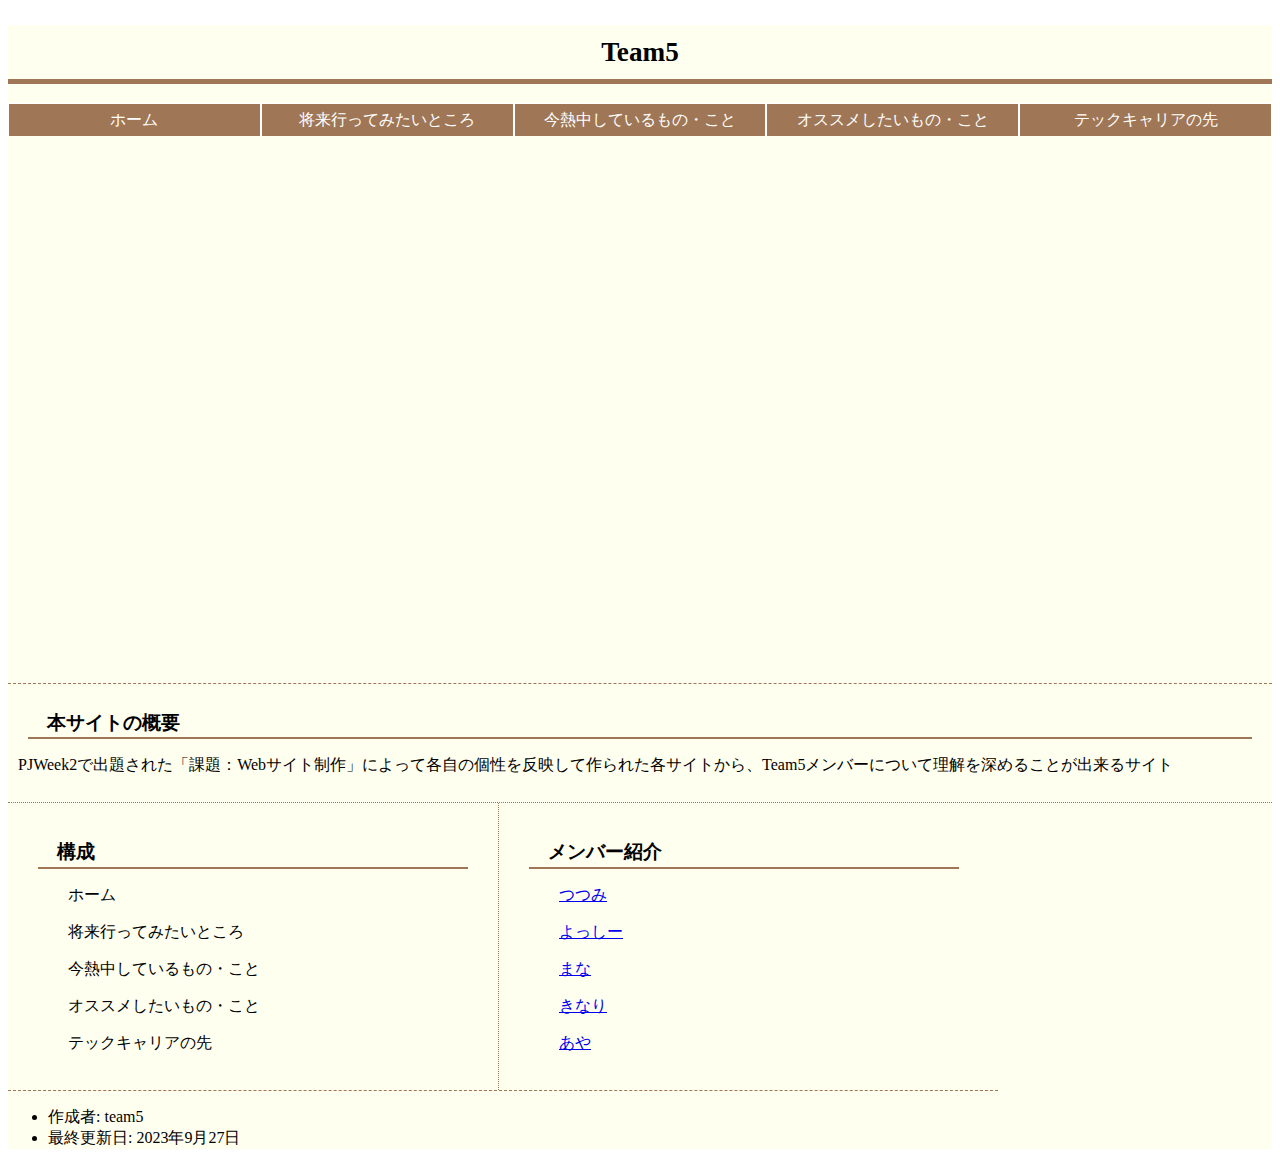
<file: index.html>
<!DOCTYPE html>
<html lang="en">

<head>
  <meta charset="utf-8">
  <meta name="viewport" content="width=device-width, initial-scale=1, shrink-to-fit=no">
  <meta name="theme-color" content="#000000">
  <script type="text/javascript" src="script_home.js"></script>
  <link rel="stylesheet" type="text/css" href="style_home.css">
</head>

<body>
  <div class="main">

  <div class="top_area">
  <h1>Team5</h1>
    <ul class="nav">
      <li><a href="index.html">ホーム</a></li>
      <li><a href="index_travel.html">将来行ってみたいところ</a></li>
      <li><a href="index_interest.html">今熱中しているもの・こと</a></li>
      <li><a href="index_favorite.html">オススメしたいもの・こと</a></li>
      <li><a href="index_tech.html">テックキャリアの先</a></li>
    </ul>
    
    <p class="slide">
      <img class="slideitem" src="home.jpg" alt="ホーム" width="800" height="449">
      <img class="slideitem" src="ittemitai.png" alt="将来行ってみたいところ" width="800" height="449">
      <img class="slideitem" src="nettyuu.png" alt="今熱中しているもの・こと" width="800" height="449">
      <img class="slideitem" src="osusume.png" alt="オススメしたいもの・こと" width="800" height="449">
      <img class="slideitem" src="saki.png" alt="テックキャリアの先" width="800" height="449">
    </p>
  </div>

  <div class="center_area">
  <h2>本サイトの概要</h2>
  <p>PJWeek2で出題された「課題：Webサイト制作」によって各自の個性を反映して作られた各サイトから、Team5メンバーについて理解を深めることが出来るサイト</p>
  </div>
  
  <div class="left_area">
  <h2>構成</h2>
    <ul>
      <p>ホーム</p>
      <p>将来行ってみたいところ</p>
      <p>今熱中しているもの・こと</p>
      <p>オススメしたいもの・こと</p>
      <p>テックキャリアの先</p>
    </ul>
  </div>

  <div class="right_area">
  <h2>メンバー紹介</h2>
  <ul>
    <a href="javascript:sampleWin_tutumi()">つつみ</a>
    <p></p>
    <a href="javascript:sampleWin_yosshi()">よっしー</a>
    <p></p>
    <a href="javascript:sampleWin_mana()">まな</a>
    <p></p>
    <a href="javascript:sampleWin_kinari()">きなり</a>
    <p></p>
    <a href="javascript:sampleWin_aya()">あや</a>
    <p></p>
  </ul>
  </div>
  
  <div class="bottom_area">
  <ul>
  <li>作成者: team5</li>
  <li>最終更新日: 2023年9月27日</li>
  </ul>
  </div>
  
  </div>
  </body>
  </html>
  
</body>

</html>
</file>
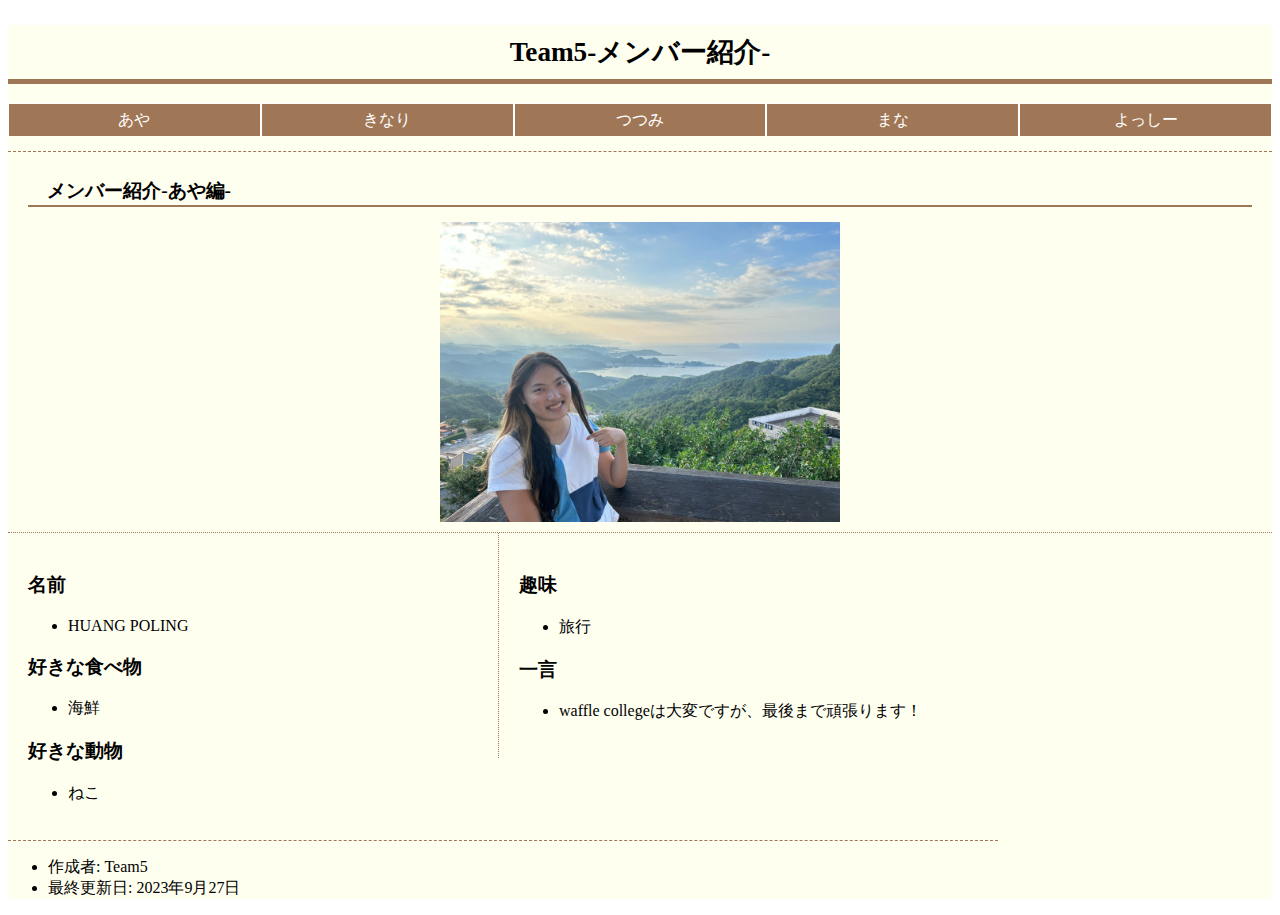
<file: aya.html>
<!DOCTYPE html>
<html lang="ja">
<head>
<meta charset="utf-8">
<title>Team5-メンバー紹介-あや編-</title>
<meta name="description" content="Team5-メンバー紹介-あや編-">
<meta name="author" content="Team5">
<link rel="stylesheet" type="text/css" href="style_home.css">
</head>


<body>
<div class="main">

<div class="top_area">
<h1>Team5-メンバー紹介-</h1>
    <ul class="nav">
      <li><a href="aya.html">あや</a></li>
      <li><a href="kinari.html">きなり</a></li>
      <li><a href="tutumi.html">つつみ</a></li>
      <li><a href="mana.html">まな</a></li>
      <li><a href="yosshi.html">よっしー</a></li>
    </ul>
</div>

<div class="center_area">
<h2>メンバー紹介-あや編-</h2>
<img src="pro_aya.jpg" width="400" height="300" alt="aya" style="display: block; margin: auto;">
</div>

<div class="left_area">
<h3>名前</h3>
    <ul>
    <li>HUANG POLING</li>
    </ul>
<h3>好きな食べ物</h3>
    <ul>
    <li>海鮮</li>
    </ul>
<h3>好きな動物</h3>
    <ul>
    <li>ねこ</li>
    </ul>
</div>

<div class="right_area">

<h3>趣味</h3>
    <ul>
    <li>旅行</li>
    </ul>
<h3>一言</h3>
    <ul>
    <li>waffle collegeは大変ですが、最後まで頑張ります！</li>
    </ul>
</div>

<div class="bottom_area">
<ul>
<li>作成者: Team5</li>
<li>最終更新日: 2023年9月27日</li>
</ul>
</div>

</div>
</body>
</html>
</file>
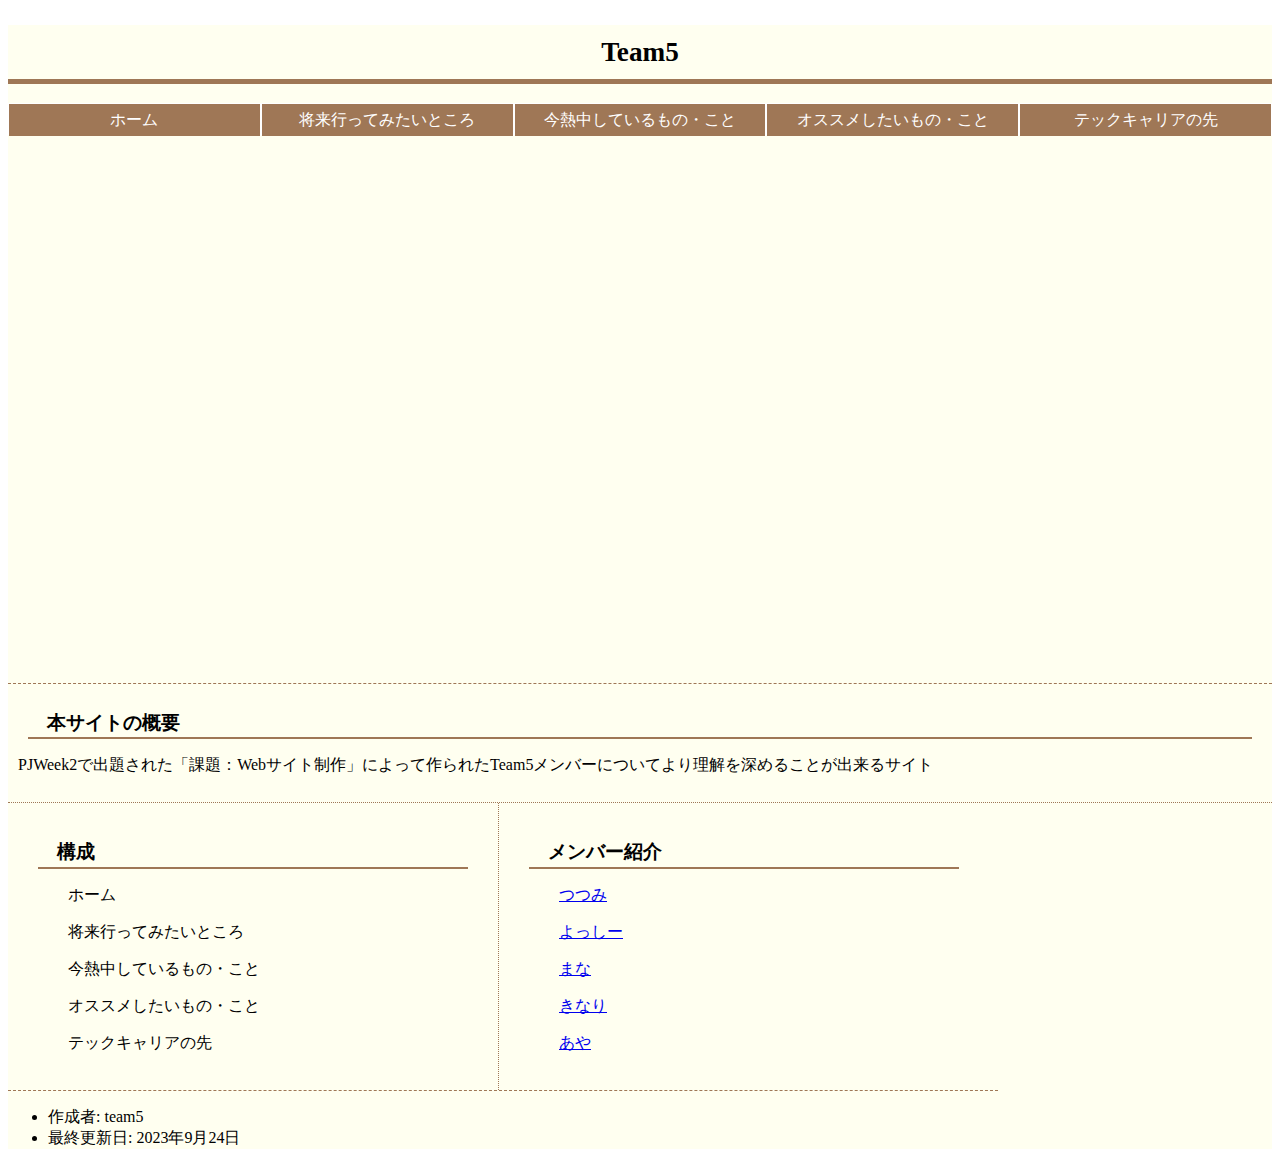
<file: index_home.html>
<!DOCTYPE html>
<html lang="en">

<head>
  <meta charset="utf-8">
  <meta name="viewport" content="width=device-width, initial-scale=1, shrink-to-fit=no">
  <meta name="theme-color" content="#000000">
  <script type="text/javascript" src="script_home.js"></script>
  <link rel="stylesheet" type="text/css" href="style_home.css">
</head>

<body>
  <div class="main">

  <div class="top_area">
  <h1>Team5</h1>
    <ul class="nav">
      <li><a href="index_home.html">ホーム</a></li>
      <li><a href="index_travel.html">将来行ってみたいところ</a></li>
      <li><a href="index_interest.html">今熱中しているもの・こと</a></li>
      <li><a href="index_favorite.html">オススメしたいもの・こと</a></li>
      <li><a href="">テックキャリアの先</a></li>
    </ul>

    <p class="slide">
      <img class="slideitem" src="home.jpg" alt="ホーム" width="800" height="449">
      <img class="slideitem" src="ittemitai.jpg" alt="将来行ってみたいところ" width="800" height="449">
      <img class="slideitem" src="nettyuu.png" alt="今熱中しているもの・こと" width="800" height="449">
      <img class="slideitem" src="syoukai.jpg" alt="オススメしたいもの・こと" width="800" height="449">
      <img class="slideitem" src="saki.png" alt="テックキャリアの先" width="800" height="449">
    </p>
  </div>

  <div class="center_area">
  <h2>本サイトの概要</h2>
  <p>PJWeek2で出題された「課題：Webサイト制作」によって作られたTeam5メンバーについてより理解を深めることが出来るサイト</p>
  </div>
  
  <div class="left_area">
  <h2>構成</h2>
    <ul>
      <p>ホーム</p>
      <p>将来行ってみたいところ</p>
      <p>今熱中しているもの・こと</p>
      <p>オススメしたいもの・こと</p>
      <p>テックキャリアの先</p>
    </ul>
  </div>

  <div class="right_area">
  <h2>メンバー紹介</h2>
  <ul>
    <a href="javascript:sampleWin_tutumi()">つつみ</a>
    <p></p>
    <a href="javascript:sampleWin_yosshi()">よっしー</a>
    <p></p>
    <a href="javascript:sampleWin_mana()">まな</a>
    <p></p>
    <a href="javascript:sampleWin_kinari()">きなり</a>
    <p></p>
    <a href="javascript:sampleWin_aya()">あや</a>
    <p></p>
  </ul>
  </div>
  
  <div class="bottom_area">
  <ul>
  <li>作成者: team5</li>
  <li>最終更新日: 2023年9月24日</li>
  </ul>
  </div>
  
  </div>
  </body>
  </html>
  
</body>

</html>
</file>
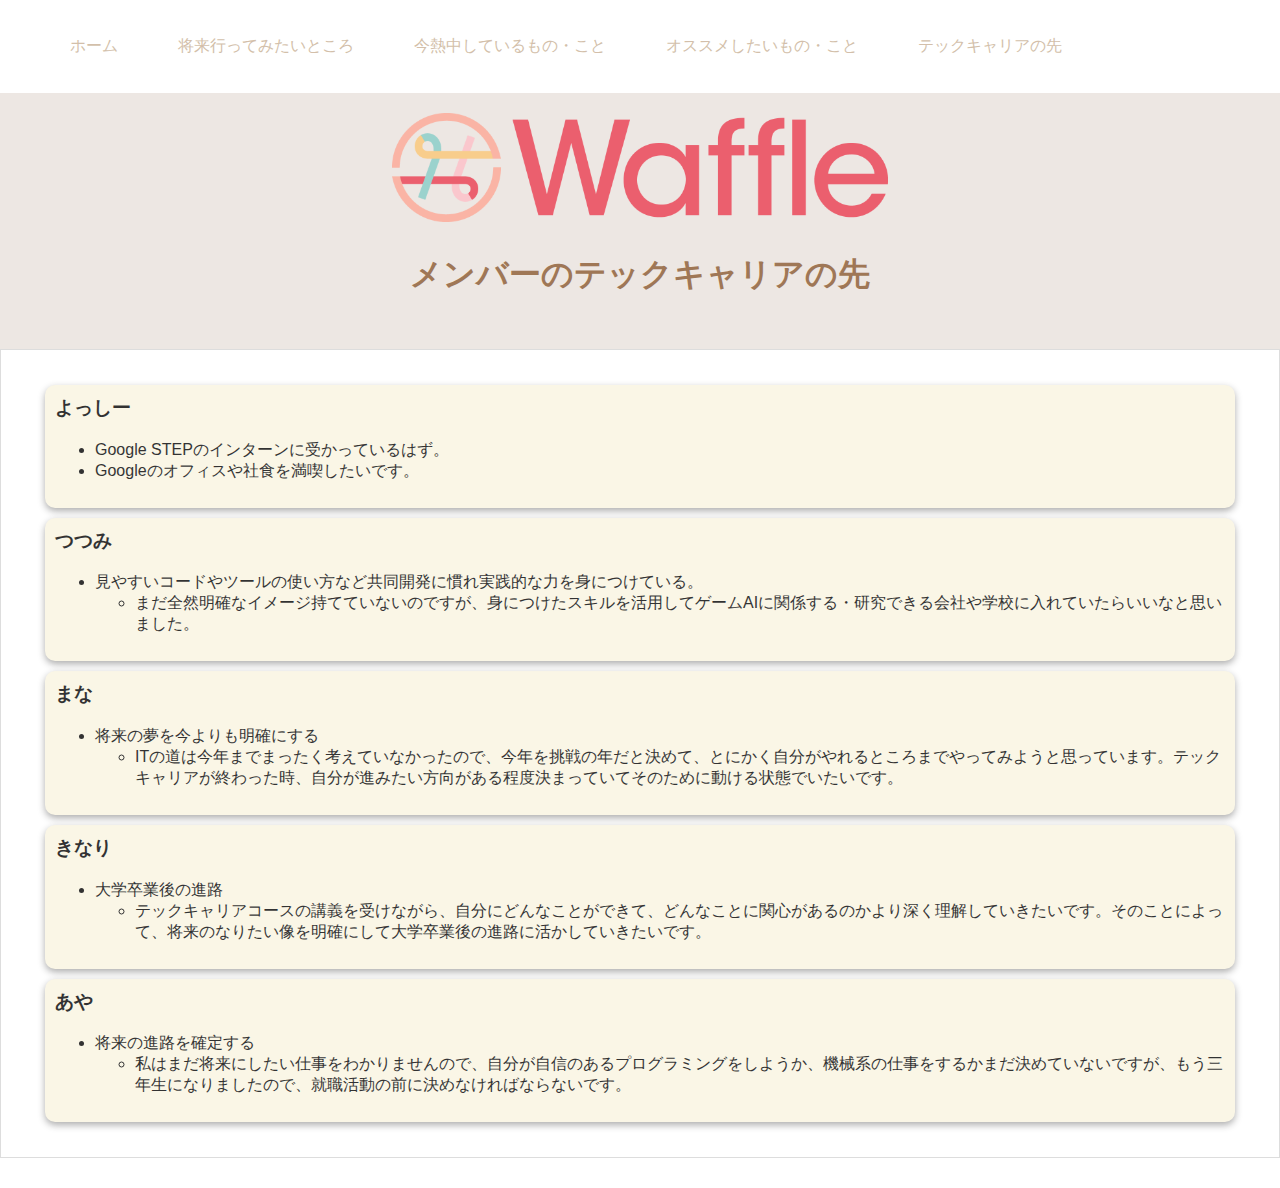
<file: index_tech.html>
<!DOCTYPE html>
<html lang="en">

<head>
    <meta charset="UTF-8">
    <meta name="viewport" content="width=device-width, initial-scale=1.0">
    <title>メンバーのテックキャリアの先</title>
    <link rel="stylesheet" href="style_tech.css">
</head>

<body>
    <ul class="top_ul">
        <li class="top_li"><a href="index.html">ホーム</a></li>
        <li class="top_li"><a href="index_travel.html">将来行ってみたいところ</a></li>
        <li class="top_li"><a href="index_interest.html">今熱中しているもの・こと</a></li>
        <li class="top_li"><a href="index_favorite.html">オススメしたいもの・こと</a></li>
        <li class="top_li"><a href="">テックキャリアの先</a></li>
    </ul>
    <!-- header -->
    <header class="header">
        <img class="head-img" src="Waffle_logo_rgb.png" alt="waffle_img">
        <div class="container">
            <h1>メンバーのテックキャリアの先</h1>
        </div>
    </header>
    <!-- header end -->

    <!-- section -->
    <section>
        <!-- container -->
        <div class="container">
            <!-- row -->
            <div class="row">
                <!-- 第一塊col -->
                <div class="col">
                    <!-- card -->
                    <div class="card">
                        <div class="card-body">
                            <h3 class="card-title">
                                よっしー
                            </h3>
                            <p class="card-text">
                            <ul>
                                <li>Google STEPのインターンに受かっているはず。</li>
                                <li>Googleのオフィスや社食を満喫したいです。</li>
                            </ul>
                            </p>
                        </div>
                    </div>
                    <!-- card end -->
                </div>
                <!-- 第一塊col end -->
                <!-- 第二塊col -->
                <div class="col">
                    <!-- card -->
                    <div class="card">
                        <div class="card-body">
                            <h3 class="card-title">
                                つつみ
                            </h3>
                            <p class="card-text">
                            <ul>
                                <li>見やすいコードやツールの使い方など共同開発に慣れ実践的な力を身につけている。</li>
                                <ul>
                                    <li>まだ全然明確なイメージ持てていないのですが、身につけたスキルを活用してゲームAIに関係する・研究できる会社や学校に入れていたらいいなと思いました。 </li>
                                </ul>
                            </ul>
                            </p>
                        </div>
                    </div>
                    <!-- card end -->
                </div>
                <!-- 第二塊col end -->
                <!-- 第三塊col -->
                <div class="col">
                    <!-- card -->
                    <div class="card">
                        <div class="card-body">
                            <h3 class="card-title">
                                まな
                            </h3>
                            <p class="card-text">
                            <ul>
                                <li>将来の夢を今よりも明確にする</li>
                                <ul>
                                    <li>ITの道は今年までまったく考えていなかったので、今年を挑戦の年だと決めて、とにかく自分がやれるところまでやってみようと思っています。テックキャリアが終わった時、自分が進みたい方向がある程度決まっていてそのために動ける状態でいたいです。
                                    </li>
                                </ul>
                            </ul>
                            </p>
                        </div>
                    </div>
                    <!-- card end -->
                </div>
                <!-- 第三塊col end -->
                <!-- 第四塊col -->
                <div class="col">
                    <!-- card -->
                    <div class="card">
                        <div class="card-body">
                            <h3 class="card-title">
                                きなり
                            </h3>
                            <p class="card-text">
                            <ul>
                                <li>大学卒業後の進路</li>
                                <ul>
                                    <li>テックキャリアコースの講義を受けながら、自分にどんなことができて、どんなことに関心があるのかより深く理解していきたいです。そのことによって、将来のなりたい像を明確にして大学卒業後の進路に活かしていきたいです。
                                    </li>
                                </ul>
                            </ul>
                            </p>
                        </div>
                    </div>
                    <!-- card end -->
                </div>
                <!-- 第四塊col end -->
                <!-- 第五塊col -->
                <div class="col">
                    <!-- card -->
                    <div class="card">
                        <div class="card-body">
                            <h3 class="card-title">
                                あや
                            </h3>
                            <p class="card-text">
                            <ul>
                                <li>将来の進路を確定する</li>
                                <ul>
                                    <li>私はまだ将来にしたい仕事をわかりませんので、自分が自信のあるプログラミングをしようか、機械系の仕事をするかまだ決めていないですが、もう三年生になりましたので、就職活動の前に決めなければならないです。
                                    </li>
                                </ul>
                            </ul>
                            </p>
                        </div>
                    </div>
                    <!-- card end -->
                </div>
                <!-- 第五塊col end -->
            </div>
            <!-- row end -->
        </div>
        <!-- container end -->
    </section>
    <!-- section end -->


</body>

</html>
</file>
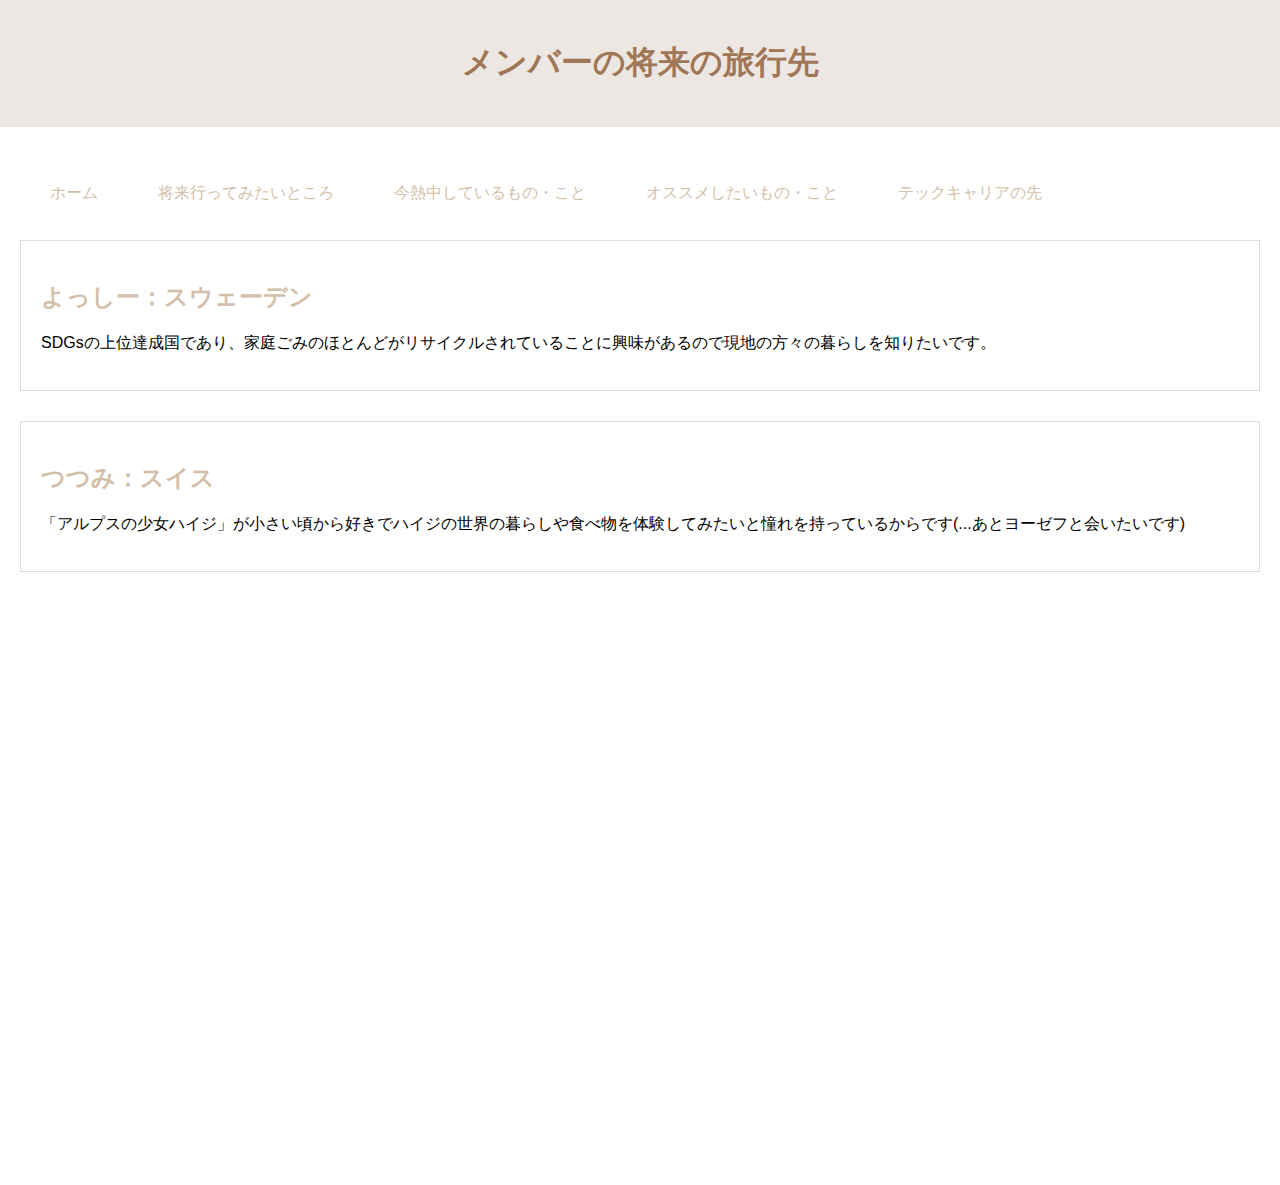
<file: index_travel.html>
<!DOCTYPE html>
<html lang="ja">
<head>
    <meta charset="UTF-8">
    <meta name="viewport" content="width=device-width, initial-scale=1.0">
    <title>メンバーの将来の旅行先</title>
    <link rel="stylesheet" href="styles_travel.css">
</head>
<body>
    <header>
        <h1>メンバーの将来の旅行先</h1>
    </header>
    <main>
    <nav>
    <ul>
      <li><a href="index.html">ホーム</a></li>
      <li><a href="index_travel.html">将来行ってみたいところ</a></li>
      <li><a href="index_interest.html">今熱中しているもの・こと</a></li>
      <li><a href="index_favorite.html">オススメしたいもの・こと</a></li>
      <li><a href="">テックキャリアの先</a></li>
   </ul>
    </nav>
        <section id="yosshi">
            <h2><a href="#yosshi">よっしー：スウェーデン</a></h2>
            <p>SDGsの上位達成国であり、家庭ごみのほとんどがリサイクルされていることに興味があるので現地の方々の暮らしを知りたいです。</p>
        </section>
        
        <section id="tsutsumi">
            <h2><a href="#tsutsumi">つつみ：スイス</a></h2>
            <p>「アルプスの少女ハイジ」が小さい頃から好きでハイジの世界の暮らしや食べ物を体験してみたいと憧れを持っているからです(...あとヨーゼフと会いたいです)</p>
        </section>
    
        <section id="mana">
            <h2><a href="#mana">まな：スイス</a></h2>
            <p>中学生のとき学校の授業でスイスを調べ、その時景色の綺麗さに感動したからです。スイスの鉄道に乗りまくって景色を満喫するのが夢！</p>
        </section>
    
        <section id="kinari">
            <h2><a href="#kinari">きなり：フランス</a></h2>
            <p>きれいな街並みを見てお散歩したり、雑貨を見て回ったり、美味しいパンやスイーツをたくさん食べたいです。もし少し長めに滞在できたら田舎の方にも行ってみたいです。</p>
        </section>

        <section id="aya">
            <h2><a href="#aya">あや：アイスランド</a></h2>
            <p>小さい頃からずっとヨーロッパへ行ってみたいし、アイスランドは雪と火山を見えますので、この不思議な景色とチルい生活を体験したいです！</p>
        </section>
        
    </main>
        <script src="script_travel.js"></script>
</body>
</html>
</file>
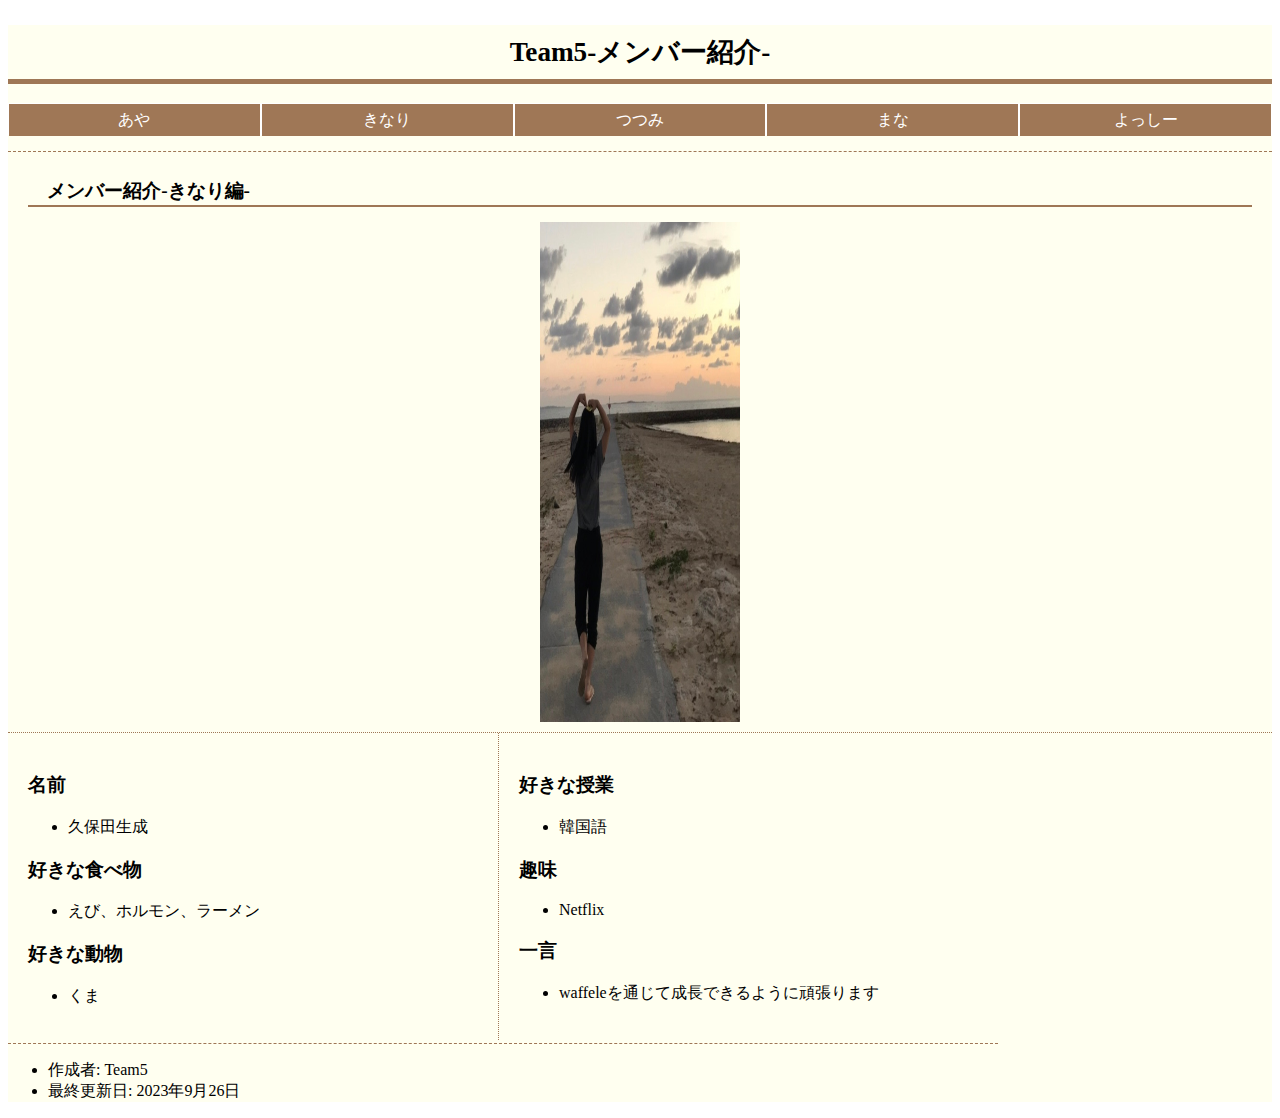
<file: kinari.html>
<!DOCTYPE html>
<html lang="ja">
<head>
<meta charset="utf-8">
<title>Team5-メンバー紹介-きなり編-</title>
<meta name="description" content="Team5-メンバー紹介-きなり編-">
<meta name="author" content="Team5">
<link rel="stylesheet" type="text/css" href="style_home.css">
</head>


<body>
<div class="main">

<div class="top_area">
<h1>Team5-メンバー紹介-</h1>
    <ul class="nav">
      <li><a href="aya.html">あや</a></li>
      <li><a href="kinari.html">きなり</a></li>
      <li><a href="tutumi.html">つつみ</a></li>
      <li><a href="mana.html">まな</a></li>
      <li><a href="yosshi.html">よっしー</a></li>
    </ul>
</div>

<div class="center_area">
<h2>メンバー紹介-きなり編-</h2>
<img src="pro_kinari.jpg" width="200" height="500" alt="kinari" style="display: block; margin: auto;">
</div>

<div class="left_area">
<h3>名前</h3>
    <ul>
    <li>久保田生成</li>
    </ul>
<h3>好きな食べ物</h3>
    <ul>
    <li>えび、ホルモン、ラーメン</li>
    </ul>
<h3>好きな動物</h3>
    <ul>
    <li>くま</li>
    </ul>
</div>

<div class="right_area">
<h3>好きな授業</h3>
    <ul>
    <li>韓国語</li>
    </ul>
<h3>趣味</h3>
    <ul>
    <li>Netflix</li>
    </ul>
<h3>一言</h3>
    <ul>
    <li>waffeleを通じて成長できるように頑張ります</li>
    </ul>
</div>

<div class="bottom_area">
<ul>
<li>作成者: Team5</li>
<li>最終更新日: 2023年9月26日</li>
</ul>
</div>

</div>
</body>
</html>
</file>
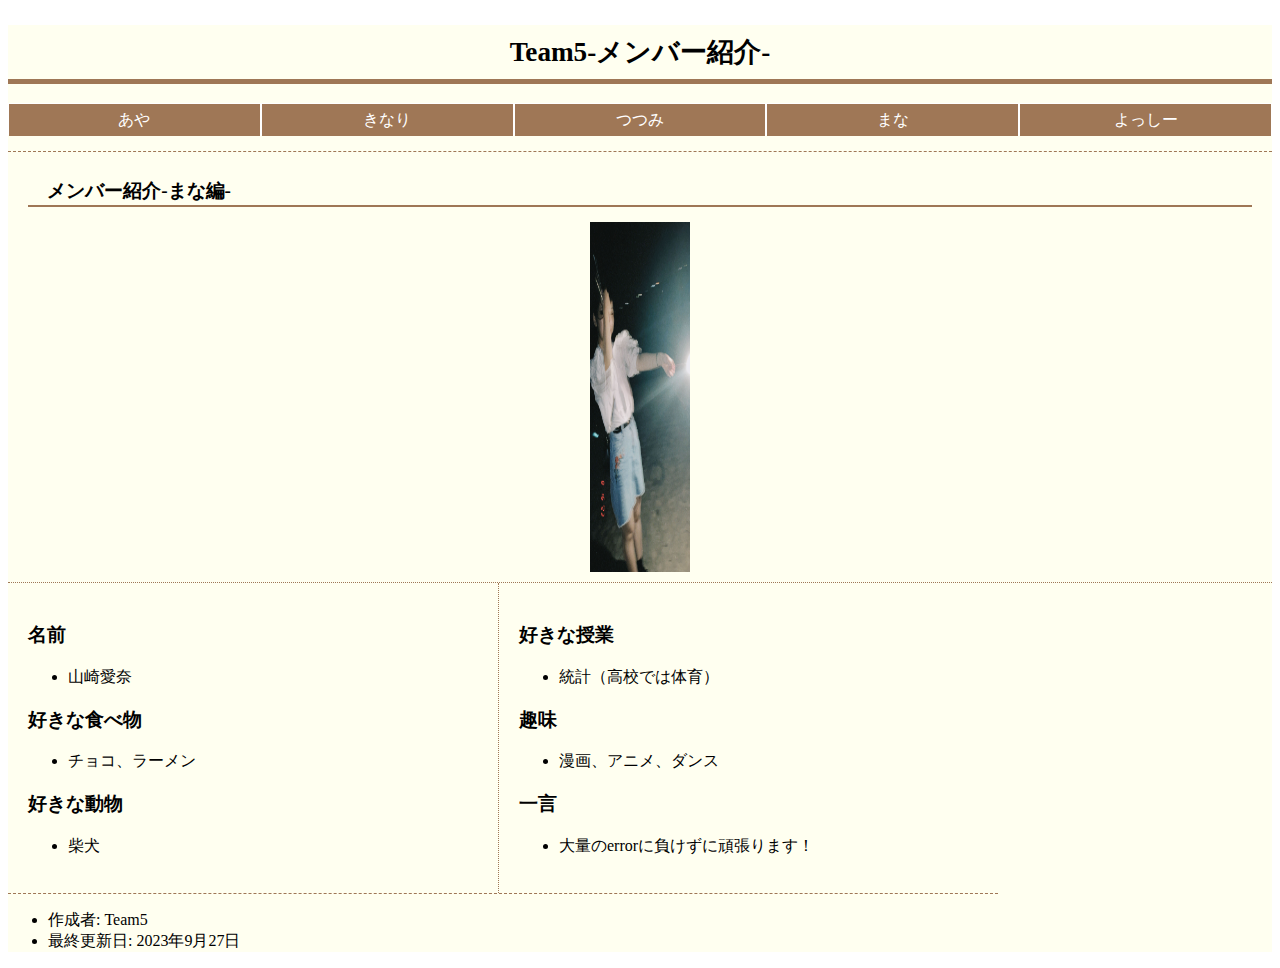
<file: mana.html>
<!DOCTYPE html>
<html lang="ja">
<head>
<meta charset="utf-8">
<title>Team5-メンバー紹介-まな編-</title>
<meta name="description" content="Team5-メンバー紹介-まな編-">
<meta name="author" content="Team5">
<link rel="stylesheet" type="text/css" href="style_home.css">
</head>


<body>
<div class="main">

<div class="top_area">
<h1>Team5-メンバー紹介-</h1>
    <ul class="nav">
      <li><a href="aya.html">あや</a></li>
      <li><a href="kinari.html">きなり</a></li>
      <li><a href="tutumi.html">つつみ</a></li>
      <li><a href="mana.html">まな</a></li>
      <li><a href="yosshi.html">よっしー</a></li>
    </ul>
</div>

<div class="center_area">
<h2>メンバー紹介-まな編-</h2>
<img src="pro_mana.jpg" width="100" height="350" alt="mana" style="display: block; margin: auto;">
</div>

<div class="left_area">
<h3>名前</h3>
    <ul>
    <li>山崎愛奈</li>
    </ul>
<h3>好きな食べ物</h3>
    <ul>
    <li>チョコ、ラーメン</li>
    </ul>
<h3>好きな動物</h3>
    <ul>
    <li>柴犬</li>
    </ul>
</div>

<div class="right_area">
<h3>好きな授業</h3>
    <ul>
    <li>統計（高校では体育）</li>
    </ul>
<h3>趣味</h3>
    <ul>
    <li>漫画、アニメ、ダンス</li>
    </ul>
<h3>一言</h3>
    <ul>
    <li>大量のerrorに負けずに頑張ります！</li>
    </ul>
</div>

<div class="bottom_area">
<ul>
<li>作成者: Team5</li>
<li>最終更新日: 2023年9月27日</li>
</ul>
</div>

</div>
</body>
</html>
</file>
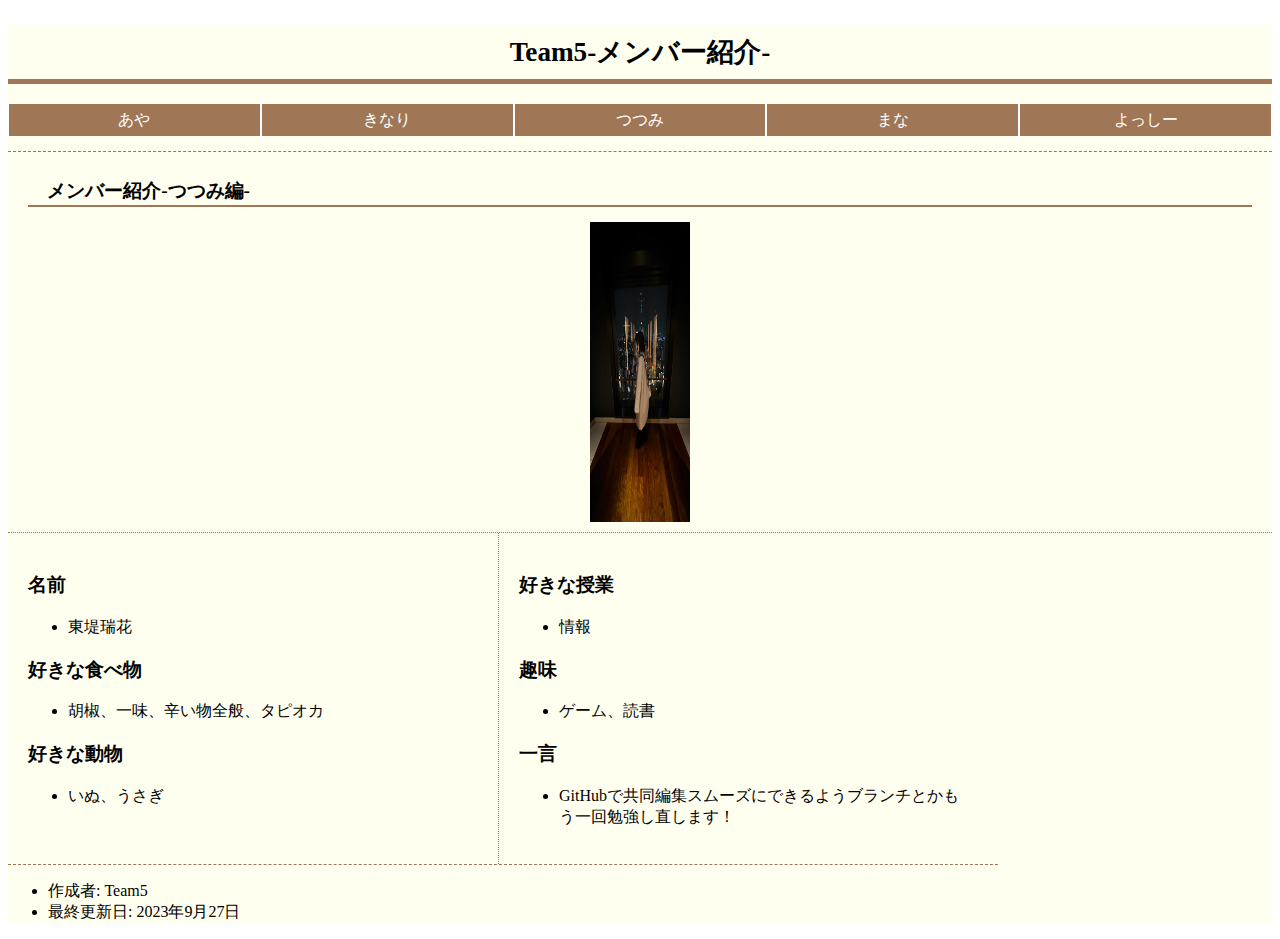
<file: tutumi.html>
<!DOCTYPE html>
<html lang="ja">
<head>
<meta charset="utf-8">
<title>Team5-メンバー紹介-つつみ編-</title>
<meta name="description" content="Team5-メンバー紹介-つつみ編-">
<meta name="author" content="Team5">
<link rel="stylesheet" type="text/css" href="style_home.css">
</head>


<body>
<div class="main">

<div class="top_area">
<h1>Team5-メンバー紹介-</h1>
    <ul class="nav">
      <li><a href="aya.html">あや</a></li>
      <li><a href="kinari.html">きなり</a></li>
      <li><a href="tutumi.html">つつみ</a></li>
      <li><a href="mana.html">まな</a></li>
      <li><a href="yosshi.html">よっしー</a></li>
    </ul>
</div>

<div class="center_area">
<h2>メンバー紹介-つつみ編-</h2>
<img src="pro_tutumi.jpg" width="100" height="300" alt="tutumi" style="display: block; margin: auto;">
</div>

<div class="left_area">
<h3>名前</h3>
    <ul>
    <li>東堤瑞花</li>
    </ul>
<h3>好きな食べ物</h3>
    <ul>
    <li>胡椒、一味、辛い物全般、タピオカ</li>
    </ul>
<h3>好きな動物</h3>
    <ul>
    <li>いぬ、うさぎ</li>
    </ul>
</div>

<div class="right_area">
<h3>好きな授業</h3>
    <ul>
    <li>情報</li>
    </ul>
<h3>趣味</h3>
    <ul>
    <li>ゲーム、読書</li>
    </ul>
<h3>一言</h3>
    <ul>
    <li>GitHubで共同編集スムーズにできるようブランチとかもう一回勉強し直します！</li>
    </ul>
</div>

<div class="bottom_area">
<ul>
<li>作成者: Team5</li>
<li>最終更新日: 2023年9月27日</li>
</ul>
</div>

</div>
</body>
</html>
</file>
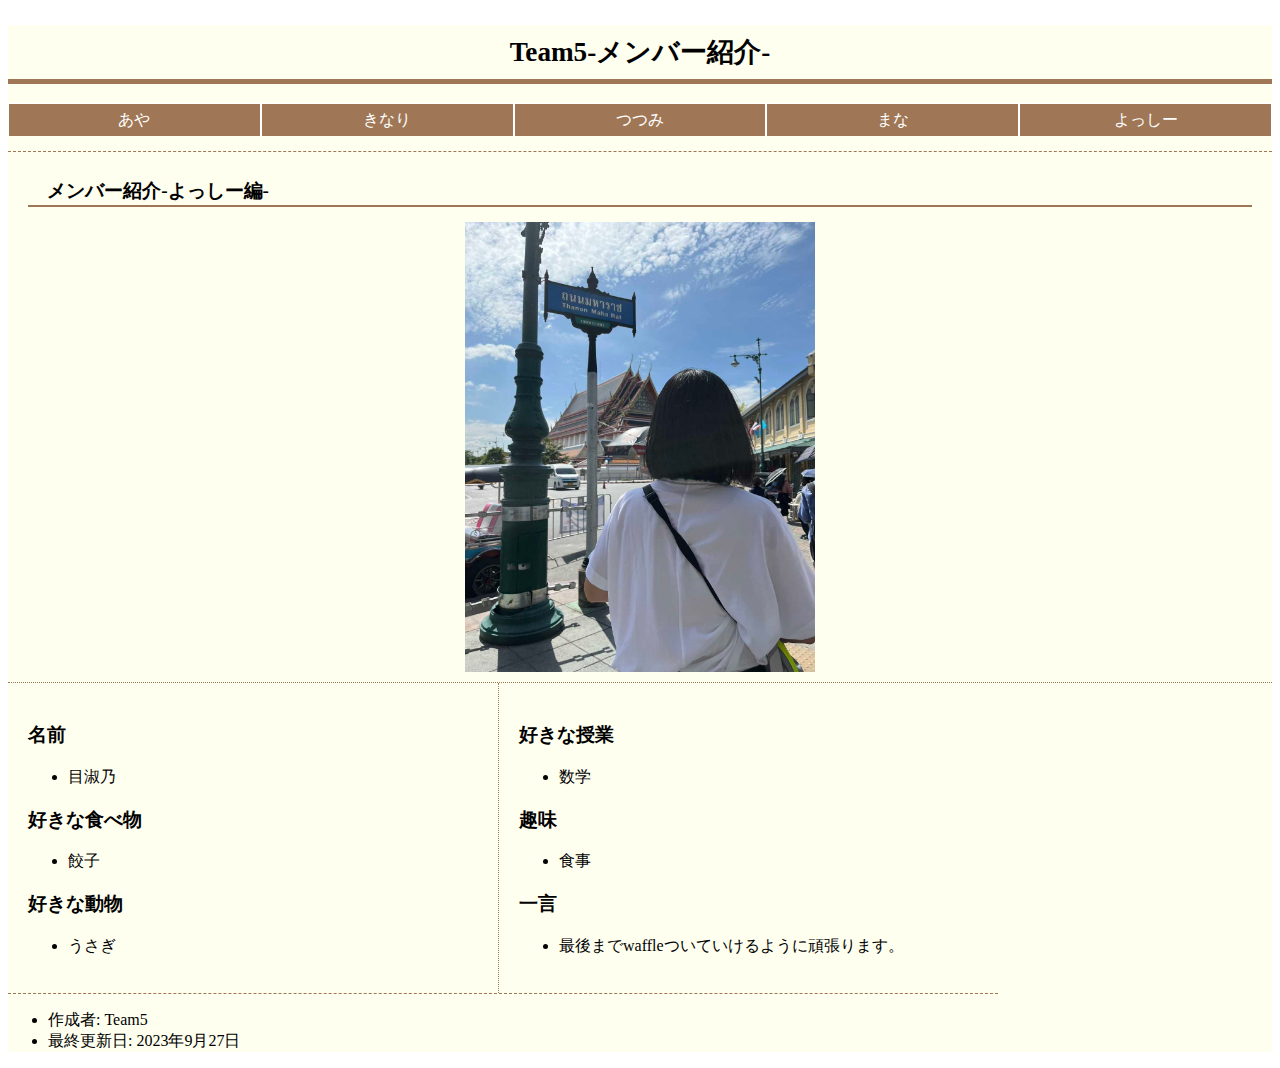
<file: yosshi.html>
<!DOCTYPE html>
<html lang="ja">
<head>
<meta charset="utf-8">
<title>Team5-メンバー紹介-よっしー編-</title>
<meta name="description" content="Team5-メンバー紹介-よっしー編-">
<meta name="author" content="Team5">
<link rel="stylesheet" type="text/css" href="style_home.css">
</head>


<body>
<div class="main">

<div class="top_area">
<h1>Team5-メンバー紹介-</h1>
    <ul class="nav">
      <li><a href="aya.html">あや</a></li>
      <li><a href="kinari.html">きなり</a></li>
      <li><a href="tutumi.html">つつみ</a></li>
      <li><a href="mana.html">まな</a></li>
      <li><a href="yosshi.html">よっしー</a></li>
    </ul>
</div>

<div class="center_area">
<h2>メンバー紹介-よっしー編-</h2>
<img src="pro_yosshi.jpg" width="350" height="450" alt="yosshi" style="display: block; margin: auto;">
</div>

<div class="left_area">
<h3>名前</h3>
    <ul>
    <li>目淑乃</li>
    </ul>
<h3>好きな食べ物</h3>
    <ul>
    <li>餃子</li>
    </ul>
<h3>好きな動物</h3>
    <ul>
    <li>うさぎ</li>
    </ul>
</div>

<div class="right_area">
<h3>好きな授業</h3>
    <ul>
    <li>数学</li>
    </ul>
<h3>趣味</h3>
    <ul>
    <li>食事</li>
    </ul>
<h3>一言</h3>
    <ul>
    <li>最後までwaffleついていけるように頑張ります。</li>
    </ul>
</div>

<div class="bottom_area">
<ul>
<li>作成者: Team5</li>
<li>最終更新日: 2023年9月27日</li>
</ul>
</div>

</div>
</body>
</html>
</file>
<file: style_home.css>
/*枠組み*/
div.main {
    /*margin:auto;
    width:990px;
    border:2px solid #9F7756;*/
    background-color: #fffff0;
    margin:auto;
    }
    
    div.top_area {
    padding-bottom: 1em;
    border-bottom:1px dashed #9F7756;
    }
    
    div.left_area {
    width: 450px;
    float: left;
    padding: 20px;
    }
    
    div.right_area {
    border-left: 1px dotted #9F7756;
    width: 450px;
    float: left;
    padding: 20px;
    }
    
    div.center_area {
    border-bottom: 1px dotted #9F7756;
    padding:10px;
    }
    
    div.bottom_area {
    width:990px;
    border-top:1px dashed #9F7756;
    clear:both;
    }
    
/*書式*/
h1 {
    font-size: 1.7em;
    line-height: 2em;
    margin-top: 25px;
    text-align:center;
    /*border-top:5px solid #e6e6fa;*/
    border-bottom:5px solid #9F7756;
    }
    
    h2 {
    font-size: 1.2em;
    line-height: 1.5em;
    margin: 15px 10px;
    /*border-left:10px solid #e6e6fa;*/
    border-bottom:2px solid #9F7756;
    padding-left:1em;
    }

/*目次*/
.nav {
    display: flex;
    height: 2em;
    margin: auto;
    padding: 0px;
    }
    
    .nav > li {
    width: 25%;
    }
    
    .nav li {
    padding: 0px;
    border: 1px solid #FFFFFF;
    list-style: none;
    position: relative;
    padding: 0px;
    }
    
    .nav li a {
    background: #9F7756;
    color: #FFFFFF;
    display: block;
    height: 2em;
    line-height: 2em;
    text-align: center;
    text-decoration: none;
    border-right: 1px solid #FFFFFF;
    width: 100%;
    }
    
    .nav ul {
    margin: 0px;
    padding: 0px;
    
    }
    
    .nav li li {
    height: 0px;
    overflow: hidden;
    transition: .5s;
    padding: 0px;
    width: 100%;
    list-style: none;
    }
    
    .nav li li a {
    border-top: 1px solid #FFFFFF;
    }
    
    .nav li:hover > ul > li {
    height: 2em;
    overflow: visible;
    padding: 0px;
    }
    
    .nav li ul li ul {
        left: 100%;
        position: absolute;
        top: 0;
        width: 100%;
    }

/*スライドショー*/
.slide {
    height: 500px;
    overflow: hidden;
    position: relative;
    }
    
    .slideitem {
    opacity: 0;
    width: 90%;
    height: 90%;
    object-fit: cover;
    position: absolute;
    left: 5%;
    top: auto;
    -webkit-animation: anime 50s 0s infinite;
    animation: anime 50s 0s infinite;
    }
    
    .slideitem:nth-of-type(2) {
    -webkit-animation-delay: 5s;
    animation-delay: 5s;
    }
    
    .slideitem:nth-of-type(3) {
    -webkit-animation-delay: 10s;
    animation-delay: 10s;
    }
    
    .slideitem:nth-of-type(4) {
    -webkit-animation-delay: 15s;
    animation-delay: 15s;
    }
    
    .slideitem:nth-of-type(5) {
    -webkit-animation-delay: 20s;
    animation-delay: 20s;
    }
    
    .slideitem:nth-of-type(6) {
    -webkit-animation-delay: 25s;
    animation-delay: 25s;
    }
    
    .slideitem:nth-of-type(7) {
    -webkit-animation-delay: 30s;
    animation-delay: 30s;
    }
    
    .slideitem:nth-of-type(8) {
    -webkit-animation-delay: 35s;
    animation-delay: 35s;
    }
    
    .slideitem:nth-of-type(9) {
    -webkit-animation-delay: 40s;
    animation-delay: 40s;
    }
    
    .slideitem:nth-of-type(10) {
    -webkit-animation-delay: 45s;
    animation-delay: 45s;
    }
    
    @keyframes anime {
    0% {opacity:0}
    5% {opacity:1}
    10% {opacity:1}
    20% {opacity:0}
    }
    
    @-webkit-keyframes anime {
    0% {opacity:0}
    5% {opacity:1}
    10% {opacity:1}
    20% {opacity:0}
    }
</file>
<file: style_tech.css>
.top_ul {
    display: flex;
}

.top_li {
    list-style: none;
    padding: 20px 30px 20px 30px;
}

body {
    font-family: Arial, sans-serif;
    margin: 0;
    padding: 0;
}

header {
    background-color: #EDE7E3;
    color: #9F7756;
    text-align: center;
    padding: 20px;
}

nav ul {
    list-style: none;
    padding: 0;
}

nav ul li {
    display: inline;
    margin-right: 20px;
}

main {
    padding: 20px;
}

section {
    margin-bottom: 30px;
    border: 1px solid #ddd;
    padding: 20px;
}

/* リンクスタイルを定義 */
a {
    text-decoration: none;
    color: #D3BFAA;
}

/*============ cards ============*/

.head-img {
    width: 40%;
    display: block;
    margin: auto;
}

.container {
    max-width: 1200px;
    margin: 0px auto;
    padding: 10px;
}

.row {
    display: flex;
    flex-wrap: wrap;
}

.col {
    width: calc(100%);
    padding: 5px;
}

.card {
    background-color: hsl(48, 68%, 93%);
    border-radius: 10px;
    overflow: hidden;
    box-shadow: 0px 3px 7px rgba(0, 0, 0, 0.4);
    opacity: .8;
    transition: all .6s ease;
    transform: scale(1);
}

.card:hover {
    box-shadow: 0px 10px 17px rgba(0, 0, 0, 0.4);
    opacity: 1;
    transform: scale(1.05);
}

.card:hover h3 {
    color: #9F7756;
    font-size: larger;
}

.card-body {
    padding: 10px 10px;
}

.card-title {
    margin-top: 0px;
}

.card-text {
    margin-bottom: 0px;
}
</file>
<file: styles_travel.css>
/* ページスタイルを定義 */
body {
    font-family: Arial, sans-serif;
    margin: 0;
    padding: 0;
}

header {
    background-color: #ede7e3;
    color: #9f7756;
    text-align: center;
    padding: 20px;
}

ul {
    padding: 0;
    display:flex;
}

li {
    list-style:none;
    padding:20px 30px 20px 30px;
}

main {
    padding: 20px;
}

section {
    margin-bottom: 30px;
    border: 1px solid #ddd;
    padding: 20px;
}

/* リンクスタイルを定義 */
a {
    text-decoration: none;
    color: #d3bfaa;
}

a:hover {
    text-decoration: underline;
}

/* 初めは非表示 */
section {
    margin-bottom: 30px;
    border: 1px solid #ddd;
    padding: 20px;
    background-image: none;
    background-size: cover;
    background-repeat: no-repeat;
    /* 初めは画面外に隠す */
    transform: translateX(100%);
    opacity: 0;
    transition: transform 0.5s ease, opacity 0.5s ease;
}
</file>
